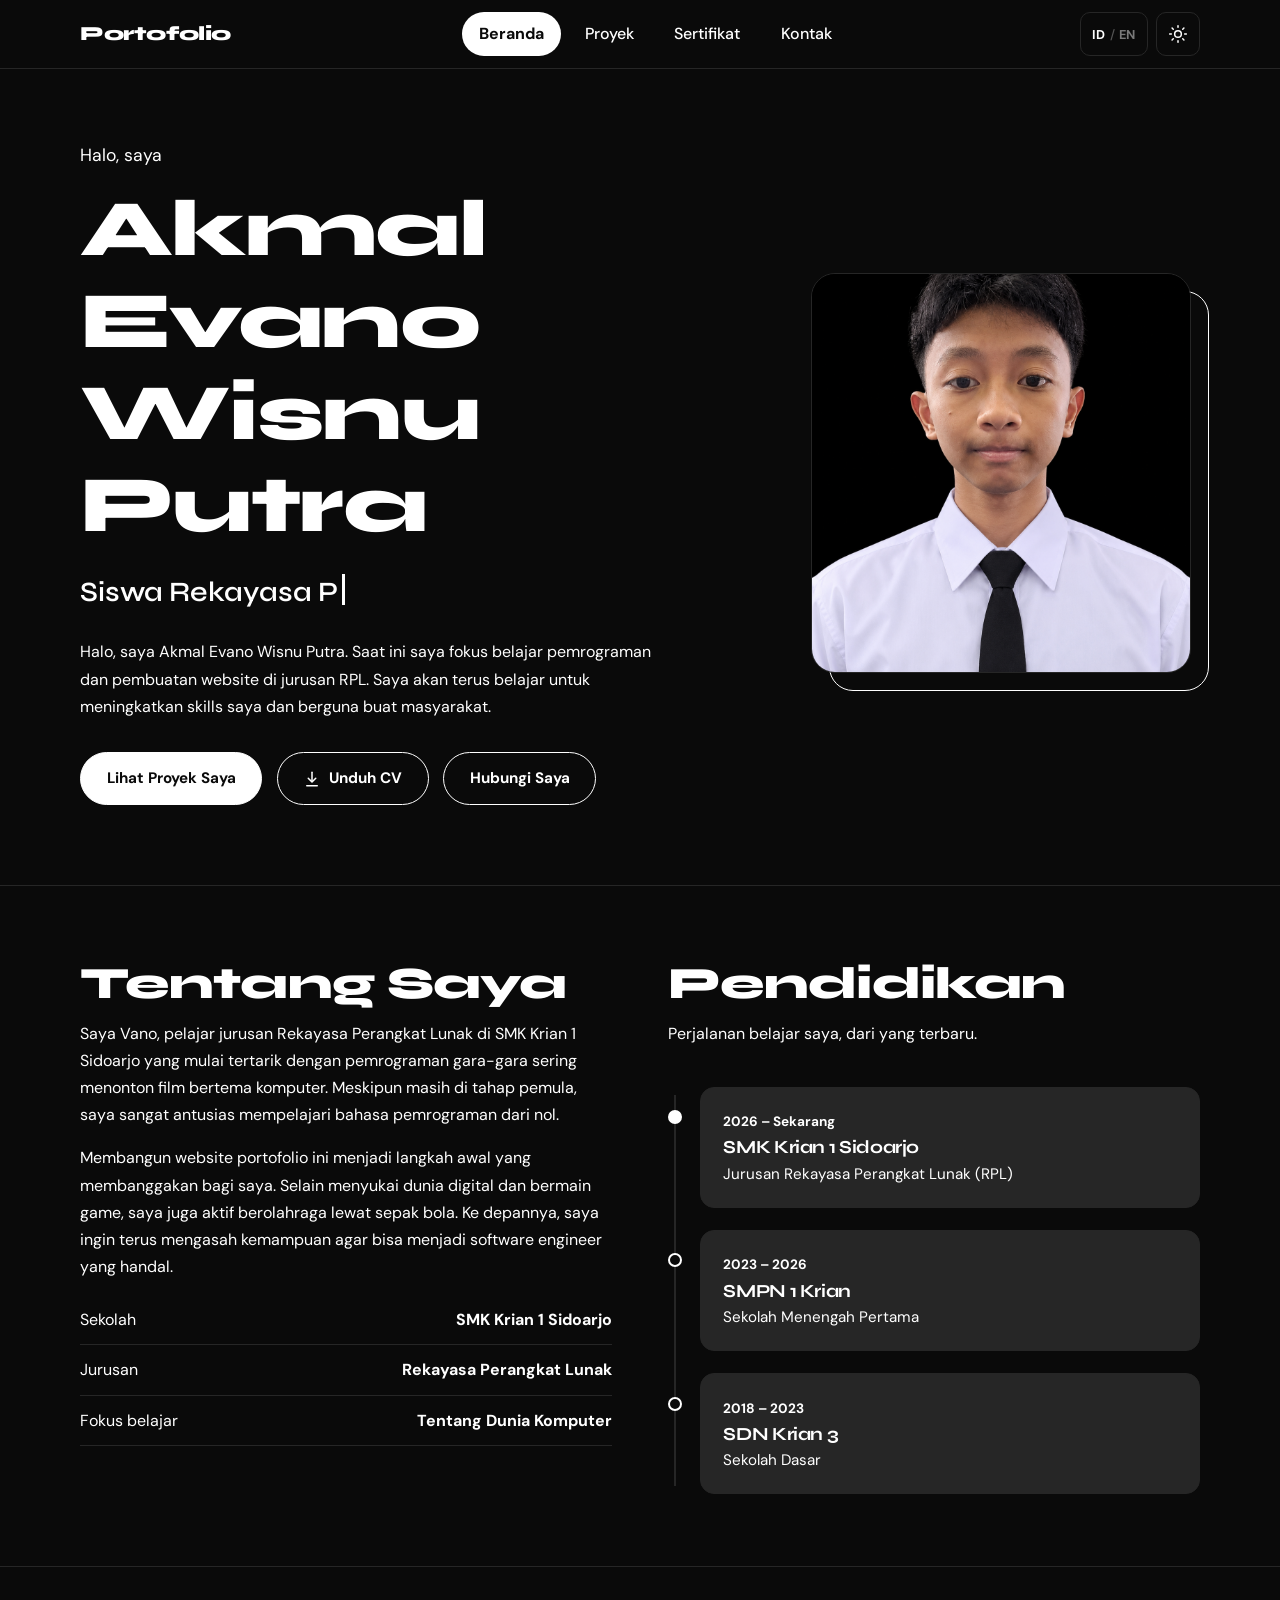
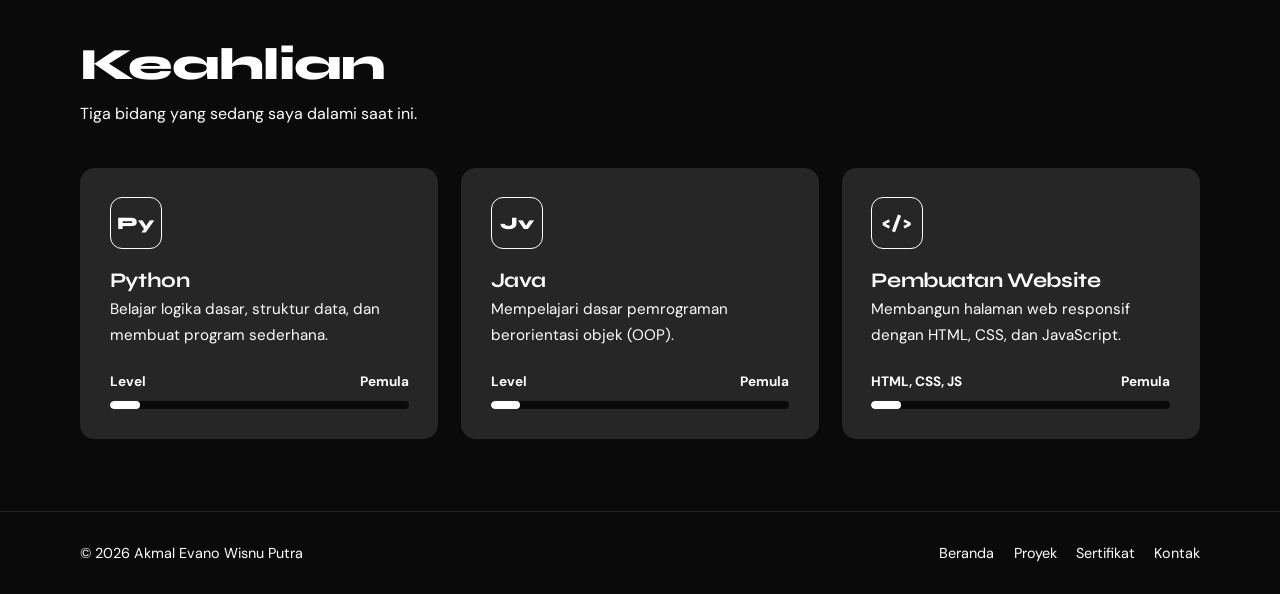
<file: index.html>
<!DOCTYPE html>
<html lang="id" data-theme="dark">
<head>
  <meta charset="UTF-8">
  <meta name="viewport" content="width=device-width, initial-scale=1">
  <title data-i18n="index.title">Akmal Evano Wisnu Putra — Portofolio</title>
  <meta name="description" content="Portofolio Akmal Evano Wisnu Putra, siswa SMK jurusan Rekayasa Perangkat Lunak." data-i18n-attr="content=index.desc">
  <meta name="theme-color" content="#0A0A0A">
  <!-- Terapkan tema & bahasa tersimpan sebelum halaman tampil (hindari kedip) -->
  <script>
    try {
      var d = document.documentElement;
      d.setAttribute("data-theme", localStorage.getItem("theme") === "light" ? "light" : "dark");
      d.lang = localStorage.getItem("lang") === "en" ? "en" : "id";
    } catch (e) {}
  </script>
  <link rel="preconnect" href="https://fonts.googleapis.com">
  <link rel="preconnect" href="https://fonts.gstatic.com" crossorigin>
  <link href="https://fonts.googleapis.com/css2?family=DM+Sans:wght@400;500;700&family=Syne:wght@600;700;800&display=swap" rel="stylesheet">
  <link rel="stylesheet" href="style.css">
  <script src="i18n.js"></script>
  <script src="script.js" defer></script>
</head>
<body>

  <!-- ================= NAVBAR ================= -->
  <header class="navbar">
    <div class="container nav-inner">
      <a href="index.html" class="logo" data-i18n="logo">Portofolio</a>
      <nav>
        <ul class="nav-links" id="nav-menu">
          <li><a href="index.html" class="active" data-i18n="nav.home">Beranda</a></li>
          <li><a href="projects.html" data-i18n="nav.projects">Proyek</a></li>
          <li><a href="certificates.html" data-i18n="nav.certs">Sertifikat</a></li>
          <li><a href="contact.html" data-i18n="nav.contact">Kontak</a></li>
        </ul>
      </nav>
      <div class="nav-tools">
        <!-- Ganti bahasa -->
        <button class="tool-btn lang-btn" id="lang-toggle" type="button" data-lang="id" aria-label="Ganti bahasa ke Inggris" title="Ganti bahasa ke Inggris">
          <span class="l-id">ID</span><span class="sep">/</span><span class="l-en">EN</span>
        </button>
        <!-- Ganti tema gelap / terang -->
        <button class="tool-btn" id="theme-toggle" type="button" aria-label="Ganti ke tema terang" title="Ganti ke tema terang">
          <svg class="icon-sun" viewBox="0 0 24 24" fill="none" stroke="currentColor" stroke-width="1.8" stroke-linecap="round" stroke-linejoin="round" aria-hidden="true"><circle cx="12" cy="12" r="4"/><path d="M12 2v2M12 20v2M4.9 4.9l1.4 1.4M17.7 17.7l1.4 1.4M2 12h2M20 12h2M4.9 19.1l1.4-1.4M17.7 6.3l1.4-1.4"/></svg>
          <svg class="icon-moon" viewBox="0 0 24 24" fill="none" stroke="currentColor" stroke-width="1.8" stroke-linecap="round" stroke-linejoin="round" aria-hidden="true"><path d="M21 12.8A9 9 0 1 1 11.2 3a7 7 0 0 0 9.8 9.8z"/></svg>
        </button>
        <button class="hamburger" aria-label="Buka menu" data-i18n-attr="aria-label=menu.open" aria-expanded="false" aria-controls="nav-menu">
          <span></span><span></span><span></span>
        </button>
      </div>
    </div>
  </header>

  <main>
    <!-- ================= HERO ================= -->
    <section class="hero">
      <div class="container hero-grid">
        <div class="hero-content">
          <p class="hero-greeting" data-i18n="hero.greeting">Halo, saya</p>
          <h1>Akmal Evano Wisnu Putra</h1>
          <p class="typing-line"><span id="typing"></span><span class="cursor" aria-hidden="true"></span></p>
          <p class="hero-text" data-i18n="hero.text">
            Halo, saya Akmal Evano Wisnu Putra. Saat ini saya fokus belajar pemrograman dan pembuatan website di jurusan RPL.
            Saya akan terus belajar untuk meningkatkan skills saya dan berguna buat masyarakat.
          </p>
          <div class="hero-actions">
            <a href="projects.html" class="btn" data-i18n="hero.projects">Lihat Proyek Saya</a>
            <!-- GANTI FILE CV DI SINI: taruh PDF di folder CV/ dengan nama yang sama -->
            <a href="https://drive.google.com/file/d/1iSnfYNltZ0uHbJ9CZfAOoPHlozcpYyA5/view?usp=drivesdk" class="btn btn-outline">
              <svg width="18" height="18" viewBox="0 0 24 24" fill="none" stroke="currentColor" stroke-width="2" stroke-linecap="round" stroke-linejoin="round" aria-hidden="true"><path d="M12 3v12"/><path d="M7 11l5 5 5-5"/><path d="M5 21h14"/></svg>
              <span data-i18n="hero.cv">Unduh CV</span>
            </a>
            <a href="contact.html" class="btn btn-outline" data-i18n="hero.contact">Hubungi Saya</a>
          </div>
        </div>

        <div class="hero-photo">
          <div class="photo-wrap">
            <img src="Photo/profile.png" alt="Foto profil Akmal Evano Wisnu Putra" data-i18n-attr="alt=hero.photoAlt" width="400" height="400">
          </div>
        </div>
      </div>
    </section>

    <!-- ================= ABOUT & EDUCATION ================= -->
    <section class="section" id="about">
      <div class="container about-grid">
        <div class="about-text">
          <h2 class="section-title" data-i18n="about.title">Tentang Saya</h2>
          <p data-i18n="about.p1">
            Saya Vano, pelajar jurusan Rekayasa Perangkat Lunak di SMK Krian 1 Sidoarjo yang mulai tertarik dengan pemrograman gara-gara sering menonton film bertema komputer.
            Meskipun masih di tahap pemula, saya sangat antusias mempelajari bahasa pemrograman dari nol.
          </p>
          <p data-i18n="about.p2">
            Membangun website portofolio ini menjadi langkah awal yang membanggakan bagi saya. Selain menyukai dunia digital dan bermain game, saya juga aktif berolahraga lewat sepak bola.
            Ke depannya, saya ingin terus mengasah kemampuan agar bisa menjadi software engineer yang handal.
          </p>
          <ul class="facts">
            <li><span data-i18n="about.school">Sekolah</span><strong>SMK Krian 1 Sidoarjo</strong></li>
            <li><span data-i18n="about.major">Jurusan</span><strong data-i18n="about.majorVal">Rekayasa Perangkat Lunak</strong></li>
            <li><span data-i18n="about.focus">Fokus belajar</span><strong data-i18n="about.focusVal">Tentang Dunia Komputer</strong></li>
          </ul>
        </div>

        <div>
          <h2 class="section-title" data-i18n="edu.title">Pendidikan</h2>
          <p class="section-sub" data-i18n="edu.sub">Perjalanan belajar saya, dari yang terbaru.</p>

          <div class="timeline">
            <article class="timeline-item">
              <div class="timeline-card">
                <span class="period" data-i18n="edu.now">2026 – Sekarang</span>
                <h3>SMK Krian 1 Sidoarjo</h3>
                <p data-i18n="edu.rpl">Jurusan Rekayasa Perangkat Lunak (RPL)</p>
              </div>
            </article>
            <article class="timeline-item">
              <div class="timeline-card">
                <span class="period">2023 – 2026</span>
                <h3>SMPN 1 Krian</h3>
                <p data-i18n="edu.smp">Sekolah Menengah Pertama</p>
              </div>
            </article>
            <article class="timeline-item">
              <div class="timeline-card">
                <span class="period">2018 – 2023</span>
                <h3>SDN Krian 3</h3>
                <p data-i18n="edu.sd">Sekolah Dasar</p>
              </div>
            </article>
          </div>
        </div>
      </div>
    </section>

    <!-- ================= SKILLS ================= -->
    <section class="section" id="skills">
      <div class="container">
        <h2 class="section-title" data-i18n="skills.title">Keahlian</h2>
        <p class="section-sub" data-i18n="skills.sub">Tiga bidang yang sedang saya dalami saat ini.</p>

        <div class="skills-grid">
          <article class="card skill-card">
            <div class="skill-icon">Py</div>
            <h3>Python</h3>
            <p data-i18n="skill.py">Belajar logika dasar, struktur data, dan membuat program sederhana.</p>
            <div class="skill-level"><span data-i18n="skill.level">Level</span><span data-i18n="skill.beginner">Pemula</span></div>
            <div class="bar" role="img" aria-label="Python level pemula" data-i18n-attr="aria-label=skill.pyAria"><span data-level="10"></span></div>
          </article>

          <article class="card skill-card">
            <div class="skill-icon">Jv</div>
            <h3>Java</h3>
            <p data-i18n="skill.java">Mempelajari dasar pemrograman berorientasi objek (OOP).</p>
            <div class="skill-level"><span data-i18n="skill.level">Level</span><span data-i18n="skill.beginner">Pemula</span></div>
            <div class="bar" role="img" aria-label="Java level pemula" data-i18n-attr="aria-label=skill.javaAria"><span data-level="10"></span></div>
          </article>

          <article class="card skill-card">
            <div class="skill-icon">&lt;/&gt;</div>
            <h3 data-i18n="skill.web.title">Pembuatan Website</h3>
            <p data-i18n="skill.web">Membangun halaman web responsif dengan HTML, CSS, dan JavaScript.</p>
            <div class="skill-level"><span>HTML, CSS, JS</span><span data-i18n="skill.beginner">Pemula</span></div>
            <div class="bar" role="img" aria-label="Pembuatan website level pemula" data-i18n-attr="aria-label=skill.webAria"><span data-level="10"></span></div>
          </article>
        </div>
      </div>
    </section>
  </main>

  <!-- ================= FOOTER ================= -->
  <footer class="footer">
    <div class="container footer-inner">
      <p>&copy; <span class="year">2026</span> Akmal Evano Wisnu Putra</p>
      <nav aria-label="Footer">
        <a href="index.html" data-i18n="nav.home">Beranda</a>
        <a href="projects.html" data-i18n="nav.projects">Proyek</a>
        <a href="certificates.html" data-i18n="nav.certs">Sertifikat</a>
        <a href="contact.html" data-i18n="nav.contact">Kontak</a>
      </nav>
    </div>
  </footer>

</body>
</html>
</file>
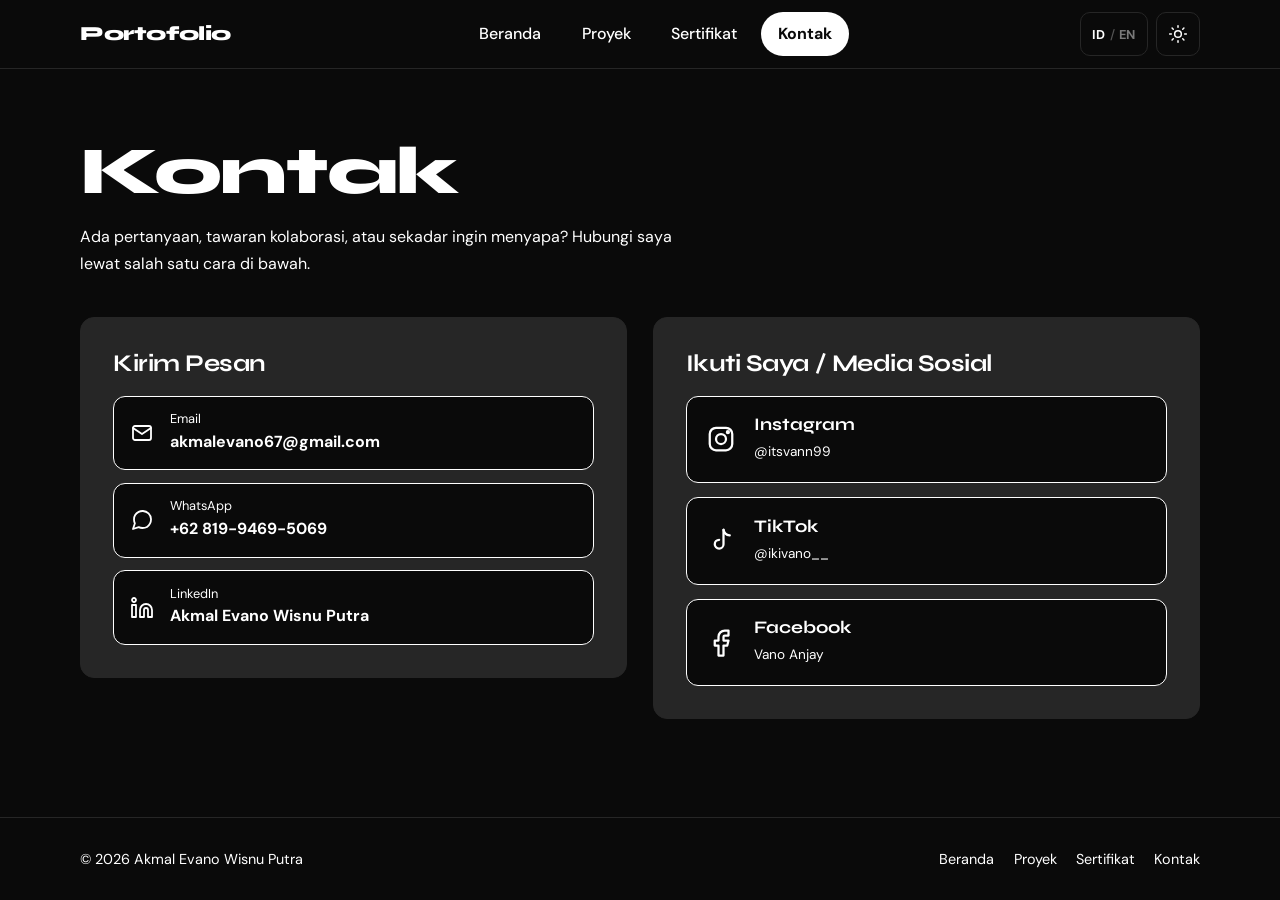
<file: contact.html>
<!DOCTYPE html>
<html lang="id" data-theme="dark">
<head>
  <meta charset="UTF-8">
  <meta name="viewport" content="width=device-width, initial-scale=1">
  <title data-i18n="contact.title">Kontak — Akmal Evano Wisnu Putra</title>
  <meta name="theme-color" content="#0A0A0A">
  <!-- Terapkan tema & bahasa tersimpan sebelum halaman tampil (hindari kedip) -->
  <script>
    try {
      var d = document.documentElement;
      d.setAttribute("data-theme", localStorage.getItem("theme") === "light" ? "light" : "dark");
      d.lang = localStorage.getItem("lang") === "en" ? "en" : "id";
    } catch (e) {}
  </script>
  <link rel="preconnect" href="https://fonts.googleapis.com">
  <link rel="preconnect" href="https://fonts.gstatic.com" crossorigin>
  <link href="https://fonts.googleapis.com/css2?family=DM+Sans:wght@400;500;700&family=Syne:wght@600;700;800&display=swap" rel="stylesheet">
  <link rel="stylesheet" href="style.css">
  <script src="i18n.js"></script>
  <script src="script.js" defer></script>
</head>
<body>

  <!-- ================= NAVBAR ================= -->
  <header class="navbar">
    <div class="container nav-inner">
      <a href="index.html" class="logo" data-i18n="logo">Portofolio</a>
      <nav>
        <ul class="nav-links" id="nav-menu">
          <li><a href="index.html" data-i18n="nav.home">Beranda</a></li>
          <li><a href="projects.html" data-i18n="nav.projects">Proyek</a></li>
          <li><a href="certificates.html" data-i18n="nav.certs">Sertifikat</a></li>
          <li><a href="contact.html" class="active" data-i18n="nav.contact">Kontak</a></li>
        </ul>
      </nav>
      <div class="nav-tools">
        <!-- Ganti bahasa -->
        <button class="tool-btn lang-btn" id="lang-toggle" type="button" data-lang="id" aria-label="Ganti bahasa ke Inggris" title="Ganti bahasa ke Inggris">
          <span class="l-id">ID</span><span class="sep">/</span><span class="l-en">EN</span>
        </button>
        <!-- Ganti tema gelap / terang -->
        <button class="tool-btn" id="theme-toggle" type="button" aria-label="Ganti ke tema terang" title="Ganti ke tema terang">
          <svg class="icon-sun" viewBox="0 0 24 24" fill="none" stroke="currentColor" stroke-width="1.8" stroke-linecap="round" stroke-linejoin="round" aria-hidden="true"><circle cx="12" cy="12" r="4"/><path d="M12 2v2M12 20v2M4.9 4.9l1.4 1.4M17.7 17.7l1.4 1.4M2 12h2M20 12h2M4.9 19.1l1.4-1.4M17.7 6.3l1.4-1.4"/></svg>
          <svg class="icon-moon" viewBox="0 0 24 24" fill="none" stroke="currentColor" stroke-width="1.8" stroke-linecap="round" stroke-linejoin="round" aria-hidden="true"><path d="M21 12.8A9 9 0 1 1 11.2 3a7 7 0 0 0 9.8 9.8z"/></svg>
        </button>
        <button class="hamburger" aria-label="Buka menu" data-i18n-attr="aria-label=menu.open" aria-expanded="false" aria-controls="nav-menu">
          <span></span><span></span><span></span>
        </button>
      </div>
    </div>
  </header>

  <main>
    <section class="page-header">
      <div class="container">
        <h1 data-i18n="contact.h1">Kontak</h1>
        <p data-i18n="contact.sub">Ada pertanyaan, tawaran kolaborasi, atau sekadar ingin menyapa? Hubungi saya lewat salah satu cara di bawah.</p>
      </div>
    </section>

    <section class="container contact-grid">

      <!-- ============ KOLOM KIRI: KONTAK ============ -->
      <div class="panel">
        <h2 data-i18n="contact.send">Kirim Pesan</h2>

        <!-- GANTI EMAIL, NO WA & LINK LINKEDIN DI SINI -->
        <div class="contact-list">
          <a class="contact-item" href="mailto:akmalevano67@gmail.com">
            <svg viewBox="0 0 24 24" fill="none" stroke="currentColor" stroke-width="1.8" stroke-linecap="round" stroke-linejoin="round" aria-hidden="true"><rect x="3" y="5" width="18" height="14" rx="2"/><polyline points="3 7 12 13 21 7"/></svg>
            <div><small>Email</small><span>akmalevano67@gmail.com</span></div>
          </a>
          <a class="contact-item" href="https://wa.me/6281994695069" target="_blank" rel="noopener">
            <svg viewBox="0 0 24 24" fill="none" stroke="currentColor" stroke-width="1.8" stroke-linecap="round" stroke-linejoin="round" aria-hidden="true"><path d="M21 11.5a8.38 8.38 0 0 1-.9 3.8 8.5 8.5 0 0 1-7.6 4.7 8.38 8.38 0 0 1-3.8-.9L3 21l1.9-5.7a8.38 8.38 0 0 1-.9-3.8 8.5 8.5 0 0 1 4.7-7.6 8.38 8.38 0 0 1 3.8-.9h.5a8.48 8.48 0 0 1 8 8v.5z"/></svg>
            <div><small>WhatsApp</small><span>+62 819-9469-5069</span></div>
          </a>
          <!-- GANTI "username-kamu" DENGAN USERNAME LINKEDIN KAMU -->
          <a class="contact-item" href="https://www.linkedin.com/in/akmal-evano-772b7544a?utm_source=share_via&utm_content=profile&utm_medium=member_android" target="_blank" rel="noopener">
            <svg viewBox="0 0 24 24" fill="none" stroke="currentColor" stroke-width="1.8" stroke-linecap="round" stroke-linejoin="round" aria-hidden="true"><path d="M16 8a6 6 0 0 1 6 6v7h-4v-7a2 2 0 0 0-2-2 2 2 0 0 0-2 2v7h-4v-7a6 6 0 0 1 6-6z"/><rect x="2" y="9" width="4" height="12"/><circle cx="4" cy="4" r="2"/></svg>
            <div><small>LinkedIn</small><span>Akmal Evano Wisnu Putra</span></div>
          </a>
        </div>
      </div>

      <!-- ============ KOLOM KANAN: MEDIA SOSIAL ============ -->
      <div class="panel">
        <h2 data-i18n="contact.social">Ikuti Saya / Media Sosial</h2>

        <!-- GANTI LINK SOSMED DI SINI -->
        <div class="social-list">
          <a class="social-card" href="https://www.instagram.com/itsvann99?cnvx=MTl0djBkaXB6ajE4eQ==" target="_blank" rel="noopener">
            <svg viewBox="0 0 24 24" fill="none" stroke="currentColor" stroke-width="1.8" stroke-linecap="round" stroke-linejoin="round" aria-hidden="true"><rect x="3" y="3" width="18" height="18" rx="5"/><circle cx="12" cy="12" r="4"/><circle cx="17.5" cy="6.5" r="0.8" fill="currentColor"/></svg>
            <div><strong>Instagram</strong><small>@itsvann99</small></div>
          </a>
          <a class="social-card" href="https://www.tiktok.com/@ikivano__?_r=1&amp;_t=ZS-9Bc909whvAS" target="_blank" rel="noopener">
            <svg viewBox="0 0 24 24" fill="none" stroke="currentColor" stroke-width="1.8" stroke-linecap="round" stroke-linejoin="round" aria-hidden="true"><path d="M14 3v11.5a3.5 3.5 0 1 1-3.5-3.5"/><path d="M14 3c.4 2.6 2.1 4.2 5 4.5"/></svg>
            <div><strong>TikTok</strong><small>@ikivano__</small></div>
          </a>
          <a class="social-card" href="https://www.facebook.com/share/1CK4o96WQi/" target="_blank" rel="noopener">
            <svg viewBox="0 0 24 24" fill="none" stroke="currentColor" stroke-width="1.8" stroke-linecap="round" stroke-linejoin="round" aria-hidden="true"><path d="M18 2h-3a5 5 0 0 0-5 5v3H7v4h3v8h4v-8h3l1-4h-4V7a1 1 0 0 1 1-1h3z"/></svg>
            <div><strong>Facebook</strong><small>Vano Anjay</small></div>
          </a>
        </div>
      </div>

    </section>
  </main>

  <!-- ================= FOOTER ================= -->
  <footer class="footer">
    <div class="container footer-inner">
      <p>&copy; <span class="year">2026</span> Akmal Evano Wisnu Putra</p>
      <nav aria-label="Footer">
        <a href="index.html" data-i18n="nav.home">Beranda</a>
        <a href="projects.html" data-i18n="nav.projects">Proyek</a>
        <a href="certificates.html" data-i18n="nav.certs">Sertifikat</a>
        <a href="contact.html" data-i18n="nav.contact">Kontak</a>
      </nav>
    </div>
  </footer>

</body>
</html>
</file>
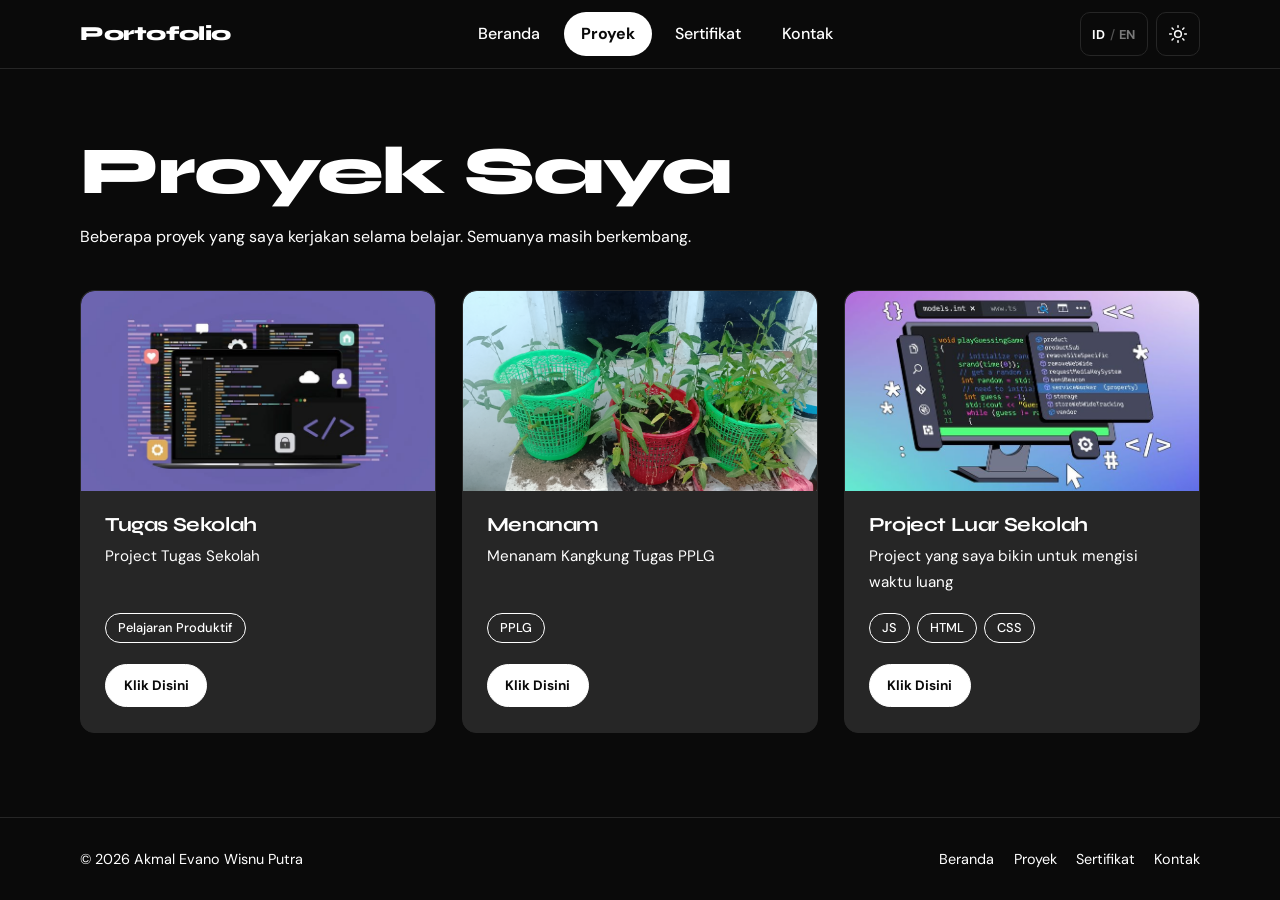
<file: projects.html>
<!DOCTYPE html>
<html lang="id" data-theme="dark">
<head>
  <meta charset="UTF-8">
  <meta name="viewport" content="width=device-width, initial-scale=1">
  <title data-i18n="proj.title">Proyek Saya — Akmal Evano Wisnu Putra</title>
  <meta name="theme-color" content="#0A0A0A">
  <!-- Terapkan tema & bahasa tersimpan sebelum halaman tampil (hindari kedip) -->
  <script>
    try {
      var d = document.documentElement;
      d.setAttribute("data-theme", localStorage.getItem("theme") === "light" ? "light" : "dark");
      d.lang = localStorage.getItem("lang") === "en" ? "en" : "id";
    } catch (e) {}
  </script>
  <link rel="preconnect" href="https://fonts.googleapis.com">
  <link rel="preconnect" href="https://fonts.gstatic.com" crossorigin>
  <link href="https://fonts.googleapis.com/css2?family=DM+Sans:wght@400;500;700&family=Syne:wght@600;700;800&display=swap" rel="stylesheet">
  <link rel="stylesheet" href="style.css">
  <script src="i18n.js"></script>
  <script src="script.js" defer></script>
</head>
<body>

  <!-- ================= NAVBAR ================= -->
  <header class="navbar">
    <div class="container nav-inner">
      <a href="index.html" class="logo" data-i18n="logo">Portofolio</a>
      <nav>
        <ul class="nav-links" id="nav-menu">
          <li><a href="index.html" data-i18n="nav.home">Beranda</a></li>
          <li><a href="projects.html" class="active" data-i18n="nav.projects">Proyek</a></li>
          <li><a href="certificates.html" data-i18n="nav.certs">Sertifikat</a></li>
          <li><a href="contact.html" data-i18n="nav.contact">Kontak</a></li>
        </ul>
      </nav>
      <div class="nav-tools">
        <!-- Ganti bahasa -->
        <button class="tool-btn lang-btn" id="lang-toggle" type="button" data-lang="id" aria-label="Ganti bahasa ke Inggris" title="Ganti bahasa ke Inggris">
          <span class="l-id">ID</span><span class="sep">/</span><span class="l-en">EN</span>
        </button>
        <!-- Ganti tema gelap / terang -->
        <button class="tool-btn" id="theme-toggle" type="button" aria-label="Ganti ke tema terang" title="Ganti ke tema terang">
          <svg class="icon-sun" viewBox="0 0 24 24" fill="none" stroke="currentColor" stroke-width="1.8" stroke-linecap="round" stroke-linejoin="round" aria-hidden="true"><circle cx="12" cy="12" r="4"/><path d="M12 2v2M12 20v2M4.9 4.9l1.4 1.4M17.7 17.7l1.4 1.4M2 12h2M20 12h2M4.9 19.1l1.4-1.4M17.7 6.3l1.4-1.4"/></svg>
          <svg class="icon-moon" viewBox="0 0 24 24" fill="none" stroke="currentColor" stroke-width="1.8" stroke-linecap="round" stroke-linejoin="round" aria-hidden="true"><path d="M21 12.8A9 9 0 1 1 11.2 3a7 7 0 0 0 9.8 9.8z"/></svg>
        </button>
        <button class="hamburger" aria-label="Buka menu" data-i18n-attr="aria-label=menu.open" aria-expanded="false" aria-controls="nav-menu">
          <span></span><span></span><span></span>
        </button>
      </div>
    </div>
  </header>

  <main>
    <section class="page-header">
      <div class="container">
        <h1 data-i18n="proj.h1">Proyek Saya</h1>
        <p data-i18n="proj.sub">Beberapa proyek yang saya kerjakan selama belajar. Semuanya masih berkembang.</p>
      </div>
    </section>

    <!-- GANTI JUDUL, DESKRIPSI, TAG & LINK PROYEK DI SINI -->
    <section class="container grid-3">

      <article class="card project-card">
        <div class="thumb">
          <!-- GANTI GAMBAR PROYEK DI SINI -->
          <img src="Photo/project1.jpg" alt="Proyek tugas sekolah" data-i18n-attr="alt=proj.alt1" width="600" height="340" loading="lazy">
        </div>
        <div class="card-body">
          <h3 data-i18n="proj.1.title">Tugas Sekolah</h3>
          <p data-i18n="proj.1.desc">Project Tugas Sekolah</p>
          <div class="tags"><span class="tag" data-i18n="proj.1.tag">Pelajaran Produktif</span></div>
          <div class="card-actions">
            <a href="https://drive.google.com/drive/folders/102CTKJxLCquCGwxPK3sOQpr3YOYGnuAw" class="btn btn-sm" target="_blank" rel="noopener" data-i18n="proj.btn">Klik Disini</a>
          </div>
        </div>
      </article>

      <article class="card project-card">
        <div class="thumb">
          <!-- GANTI GAMBAR PROYEK DI SINI -->
          <img src="Photo/Project2.jpg" alt="Proyek menanam kangkung" data-i18n-attr="alt=proj.alt2" width="600" height="340" loading="lazy">
        </div>
        <div class="card-body">
          <h3 data-i18n="proj.2.title">Menanam</h3>
          <p data-i18n="proj.2.desc">Menanam Kangkung Tugas PPLG</p>
          <div class="tags"><span class="tag">PPLG</span></div>
          <div class="card-actions">
            <a href="https://drive.google.com/drive/folders/1ogwIkoprTf-00N6J4HQ67AAacY0XNGYT" class="btn btn-sm" target="_blank" rel="noopener" data-i18n="proj.btn">Klik Disini</a>
          </div>
        </div>
      </article>

      <article class="card project-card">
        <div class="thumb">
          <!-- GANTI GAMBAR PROYEK DI SINI -->
          <img src="Photo/project3.jpg" alt="Proyek luar sekolah" data-i18n-attr="alt=proj.alt3" width="600" height="340" loading="lazy">
        </div>
        <div class="card-body">
          <h3 data-i18n="proj.3.title">Project Luar Sekolah</h3>
          <p data-i18n="proj.3.desc">Project yang saya bikin untuk mengisi waktu luang</p>
          <div class="tags"><span class="tag">JS</span><span class="tag">HTML</span><span class="tag">CSS</span></div>
          <div class="card-actions">
            <a href="https://drive.google.com/drive/folders/1JQ5PonSzqSrwLqlGX28x4iHpH3pcnZDF" class="btn btn-sm" target="_blank" rel="noopener" data-i18n="proj.btn">Klik Disini</a>
          </div>
        </div>
      </article>

    </section>
  </main>

  <!-- ================= FOOTER ================= -->
  <footer class="footer">
    <div class="container footer-inner">
      <p>&copy; <span class="year">2026</span> Akmal Evano Wisnu Putra</p>
      <nav aria-label="Footer">
        <a href="index.html" data-i18n="nav.home">Beranda</a>
        <a href="projects.html" data-i18n="nav.projects">Proyek</a>
        <a href="certificates.html" data-i18n="nav.certs">Sertifikat</a>
        <a href="contact.html" data-i18n="nav.contact">Kontak</a>
      </nav>
    </div>
  </footer>

</body>
</html>
</file>
<file: style.css>
/* =========================================================
   PALET WARNA — dua tema, masing-masing 3 warna
   Gelap  : --bg #0A0A0A | --fg #FFFFFF | --card #262626
   Terang : --bg #FFFFFF | --fg #0A0A0A | --card #EBEBEB
   (tema diganti lewat atribut data-theme di <html>)
   ========================================================= */
:root,
:root[data-theme="dark"] {
  color-scheme: dark;
  --bg: #0A0A0A;
  --fg: #FFFFFF;
  --card: #262626;
  --line: #262626;
}

:root[data-theme="light"] {
  color-scheme: light;
  --bg: #FFFFFF;
  --fg: #0A0A0A;
  --card: #EBEBEB;
  --line: #CFCFCF;
}

:root {
  --radius: 14px;
  --font-head: "Syne", "Segoe UI", system-ui, sans-serif;
  --font-body: "DM Sans", "Segoe UI", system-ui, sans-serif;
}

*, *::before, *::after { box-sizing: border-box; margin: 0; padding: 0; }

html { scroll-behavior: smooth; }

body {
  background: var(--bg);
  color: var(--fg);
  font-family: var(--font-body);
  font-size: 1rem;
  line-height: 1.7;
  min-height: 100vh;
  display: flex;
  flex-direction: column;
  -webkit-font-smoothing: antialiased;
  /* Fade-in halus saat halaman dimuat */
  animation: pageFade 0.8s ease both;
}

/* Hanya opacity: transform pada <body> akan membuat elemen position:fixed
   (lightbox) mengikuti body, bukan layar -> gambar "hilang" di HP. */
@keyframes pageFade {
  from { opacity: 0; }
  to   { opacity: 1; }
}

main { flex: 1; }

img { max-width: 100%; display: block; }
a { color: inherit; text-decoration: none; }
ul { list-style: none; }

h1, h2, h3 {
  font-family: var(--font-head);
  line-height: 1.15;
  letter-spacing: -0.02em;
}

:focus-visible {
  outline: 2px solid var(--fg);
  outline-offset: 3px;
}

.container {
  width: min(1120px, 100% - 2.5rem);
  margin-inline: auto;
}

/* ---------------- NAVBAR ---------------- */
.navbar {
  position: sticky;
  top: 0;
  z-index: 50;
  background: var(--bg);
  border-bottom: 1px solid var(--line);
}

.nav-inner {
  display: flex;
  align-items: center;
  justify-content: space-between;
  height: 68px;
}

.logo {
  font-family: var(--font-head);
  font-weight: 800;
  font-size: 1.25rem;
  letter-spacing: -0.02em;
}

.nav-links {
  display: flex;
  gap: 0.4rem;
}

.nav-links a {
  display: block;
  padding: 0.45rem 1rem;
  border-radius: 999px;
  font-weight: 500;
  border: 1px solid transparent;
  transition: background 0.25s, color 0.25s, border-color 0.25s;
}

.nav-links a:hover { border-color: var(--card); background: var(--card); }

.nav-links a.active {
  background: var(--fg);
  color: var(--bg);
  font-weight: 700;
}

.hamburger {
  display: none;
  background: none;
  border: 1px solid var(--line);
  border-radius: 10px;
  width: 44px;
  height: 44px;
  cursor: pointer;
  color: var(--fg);
  align-items: center;
  justify-content: center;
  flex-direction: column;
  gap: 5px;
}

.hamburger span {
  display: block;
  width: 20px;
  height: 2px;
  background: var(--fg);
  transition: transform 0.3s, opacity 0.3s;
}

.hamburger.open span:nth-child(1) { transform: translateY(7px) rotate(45deg); }
.hamburger.open span:nth-child(2) { opacity: 0; }
.hamburger.open span:nth-child(3) { transform: translateY(-7px) rotate(-45deg); }

/* Tombol tema & bahasa */
.nav-tools { display: flex; align-items: center; gap: 0.5rem; }

.tool-btn {
  display: inline-flex;
  align-items: center;
  justify-content: center;
  gap: 0.25rem;
  height: 44px;
  min-width: 44px;
  padding: 0 0.7rem;
  background: none;
  color: var(--fg);
  border: 1px solid var(--line);
  border-radius: 10px;
  font-family: var(--font-body);
  font-size: 0.8rem;
  font-weight: 700;
  letter-spacing: 0.02em;
  cursor: pointer;
  transition: background 0.25s, color 0.25s, border-color 0.25s;
}

.tool-btn:hover { background: var(--fg); color: var(--bg); border-color: var(--fg); }
.tool-btn svg { width: 20px; height: 20px; }

.lang-btn span { opacity: 0.45; transition: opacity 0.2s; }
.lang-btn .sep { opacity: 0.3; font-weight: 500; }
.lang-btn[data-lang="id"] .l-id,
.lang-btn[data-lang="en"] .l-en { opacity: 1; }

:root[data-theme="dark"] .icon-moon,
:root:not([data-theme]) .icon-moon { display: none; }
:root[data-theme="light"] .icon-sun { display: none; }

/* ---------------- BUTTONS ---------------- */
.btn {
  display: inline-flex;
  align-items: center;
  justify-content: center;
  gap: 0.5rem;
  padding: 0.8rem 1.6rem;
  border-radius: 999px;
  font-family: var(--font-body);
  font-weight: 700;
  font-size: 0.95rem;
  cursor: pointer;
  border: 1px solid var(--fg);
  background: var(--fg);
  color: var(--bg);
  transition: background 0.25s, color 0.25s, transform 0.25s;
}

.btn:hover { background: var(--bg); color: var(--fg); transform: translateY(-2px); }

.btn-outline { background: transparent; color: var(--fg); }
.btn-outline:hover { background: var(--fg); color: var(--bg); }

.btn-sm { padding: 0.55rem 1.1rem; font-size: 0.85rem; }

/* ---------------- HERO ---------------- */
.hero { padding: 4.5rem 0 5rem; }

.hero-grid {
  display: grid;
  grid-template-columns: 1.25fr 0.75fr;
  gap: 3.5rem;
  align-items: center;
}

.hero-greeting { font-size: 1.1rem; margin-bottom: 0.75rem; }

.hero h1 {
  font-size: clamp(2.6rem, 7vw, 5rem);
  font-weight: 800;
  margin-bottom: 1.1rem;
}

.typing-line {
  font-family: var(--font-head);
  font-size: clamp(1.2rem, 3vw, 1.75rem);
  font-weight: 600;
  min-height: 2.2rem;
  margin-bottom: 1.4rem;
}

.cursor {
  display: inline-block;
  width: 3px;
  height: 1.1em;
  background: var(--fg);
  margin-left: 4px;
  vertical-align: -0.15em;
  animation: blink 0.9s steps(1) infinite;
}

@keyframes blink { 50% { opacity: 0; } }

.hero-text { max-width: 52ch; margin-bottom: 2rem; }

.hero-actions { display: flex; gap: 0.9rem; flex-wrap: wrap; }

.photo-wrap {
  position: relative;
  max-width: 380px;
  margin-inline: auto;
  width: 100%;
}

.photo-wrap::before {
  content: "";
  position: absolute;
  inset: 18px -18px -18px 18px;
  border: 1px solid var(--fg);
  border-radius: 24px;
  transition: inset 0.35s;
}

.photo-wrap:hover::before { inset: 10px -10px -10px 10px; }

.photo-wrap img {
  position: relative;
  width: 100%;
  aspect-ratio: 1 / 1;
  object-fit: cover;
  border-radius: 24px;
  background: var(--card);
  border: 1px solid var(--card);
}

/* ---------------- SECTIONS ---------------- */
.section { padding: 4.5rem 0; border-top: 1px solid var(--card); }

.section-title {
  font-size: clamp(1.9rem, 4.5vw, 2.8rem);
  font-weight: 800;
  margin-bottom: 0.6rem;
}

.section-sub { max-width: 58ch; margin-bottom: 2.5rem; }

/* About */
.about-grid {
  display: grid;
  grid-template-columns: 1fr 1fr;
  gap: 3.5rem;
  align-items: start;
}

.about-text p + p { margin-top: 1rem; }

.facts { margin-top: 1.6rem; display: grid; gap: 0.7rem; }

.facts li {
  display: flex;
  justify-content: space-between;
  gap: 1rem;
  padding-bottom: 0.7rem;
  border-bottom: 1px solid var(--card);
}

.facts li strong { font-weight: 700; }

/* Timeline (urutan pendidikan memang sebuah urutan waktu) */
.timeline {
  position: relative;
  padding-left: 2rem;
}

.timeline::before {
  content: "";
  position: absolute;
  left: 6px;
  top: 8px;
  bottom: 8px;
  width: 2px;
  background: var(--card);
}

.timeline-item { position: relative; margin-bottom: 1.4rem; }
.timeline-item:last-child { margin-bottom: 0; }

.timeline-item::before {
  content: "";
  position: absolute;
  left: -2rem;
  top: 1.45rem;
  width: 14px;
  height: 14px;
  border-radius: 50%;
  background: var(--bg);
  border: 2px solid var(--fg);
}

.timeline-item:first-child::before { background: var(--fg); }

.timeline-card {
  background: var(--card);
  border: 1px solid var(--card);
  border-radius: var(--radius);
  padding: 1.2rem 1.4rem;
  transition: border-color 0.25s, transform 0.25s;
}

.timeline-card:hover { border-color: var(--fg); transform: translateX(4px); }

.timeline-card .period { font-size: 0.85rem; font-weight: 700; }
.timeline-card h3 { font-size: 1.15rem; margin: 0.2rem 0; }
.timeline-card p { font-size: 0.95rem; }

/* Skills */
.skills-grid {
  display: grid;
  grid-template-columns: repeat(3, 1fr);
  gap: 1.4rem;
}

.card {
  background: var(--card);
  border: 1px solid var(--card);
  border-radius: var(--radius);
  transition: border-color 0.25s, transform 0.3s;
}

.card:hover { border-color: var(--fg); transform: translateY(-6px); }

.skill-card { padding: 1.8rem; }

.skill-icon {
  width: 52px;
  height: 52px;
  border-radius: 12px;
  border: 1px solid var(--fg);
  display: grid;
  place-items: center;
  margin-bottom: 1.2rem;
  font-family: var(--font-head);
  font-weight: 800;
  font-size: 1.1rem;
  transition: background 0.25s, color 0.25s;
}

.skill-card:hover .skill-icon { background: var(--fg); color: var(--bg); }

.skill-card h3 { font-size: 1.3rem; margin-bottom: 0.3rem; }
.skill-card p { font-size: 0.95rem; margin-bottom: 1.3rem; }

.skill-level {
  display: flex;
  justify-content: space-between;
  font-size: 0.85rem;
  font-weight: 700;
  margin-bottom: 0.5rem;
}

.bar {
  height: 8px;
  border-radius: 999px;
  background: var(--bg);
  overflow: hidden;
}

.bar span {
  display: block;
  height: 100%;
  border-radius: 999px;
  background: var(--fg);
  width: 0;
  transition: width 1.2s ease 0.4s;
}

/* ---------------- PAGE HEADER ---------------- */
.page-header { padding: 4rem 0 2.5rem; }

.page-header h1 {
  font-size: clamp(2.4rem, 6.5vw, 4.2rem);
  font-weight: 800;
  margin-bottom: 0.8rem;
}

.page-header p { max-width: 56ch; }

/* ---------------- PROJECTS & CERTIFICATES ---------------- */
.grid-3 {
  display: grid;
  grid-template-columns: repeat(3, 1fr);
  gap: 1.6rem;
  padding-bottom: 5rem;
}

.thumb {
  overflow: hidden;
  border-radius: var(--radius) var(--radius) 0 0;
  background: var(--bg);
}

.thumb img {
  width: 100%;
  height: auto; /* atribut height di HTML jangan memaksa tinggi tetap */
  object-fit: cover;
  transition: transform 0.5s ease;
}

.project-card:hover .thumb img { transform: scale(1.05); }

.project-card .thumb img { aspect-ratio: 16 / 9; }

.card-body { padding: 1.4rem 1.5rem 1.6rem; display: flex; flex-direction: column; flex: 1; }

.project-card, .cert-card { display: flex; flex-direction: column; overflow: hidden; }

.card-body h3 { font-size: 1.25rem; margin-bottom: 0.5rem; }
.card-body p { font-size: 0.95rem; margin-bottom: 1.1rem; flex: 1; }

.tags { display: flex; flex-wrap: wrap; gap: 0.45rem; margin-bottom: 1.3rem; }

.tag {
  font-size: 0.8rem;
  font-weight: 500;
  padding: 0.2rem 0.75rem;
  border-radius: 999px;
  border: 1px solid var(--fg);
}

.card-actions { display: flex; gap: 0.6rem; flex-wrap: wrap; }

/* Certificates */
.cert-thumb {
  display: block;
  width: 100%;
  padding: 0;
  border: 0;
  background: var(--bg);
  cursor: zoom-in;
  position: relative;
  border-radius: var(--radius) var(--radius) 0 0;
  overflow: hidden;
  color: var(--fg);
  flex-shrink: 0; /* cegah tombol menciut jadi 0 tinggi di flex column (HP) */
}

/* height:auto + contain -> sertifikat tampil utuh, tidak terpotong di layar kecil */
.cert-thumb img {
  aspect-ratio: 600 / 420;
  width: 100%;
  height: auto;
  object-fit: contain;
  background: var(--bg);
  transition: transform 0.5s ease;
}
.cert-card:hover .cert-thumb img { transform: scale(1.05); }

.cert-thumb .zoom-hint {
  position: absolute;
  right: 0.8rem;
  bottom: 0.8rem;
  background: var(--bg);
  border: 1px solid var(--fg);
  border-radius: 999px;
  padding: 0.25rem 0.8rem;
  font-size: 0.8rem;
  font-weight: 700;
  opacity: 0;
  transform: translateY(6px);
  transition: opacity 0.25s, transform 0.25s;
}

.cert-thumb:hover .zoom-hint,
.cert-thumb:focus-visible .zoom-hint { opacity: 1; transform: translateY(0); }

/* Layar sentuh tidak punya hover -> petunjuk selalu terlihat */
@media (hover: none) {
  .cert-thumb .zoom-hint { opacity: 1; transform: none; }
}

.cert-meta { display: flex; justify-content: space-between; gap: 1rem; font-size: 0.9rem; }
.cert-meta strong { font-weight: 700; }

/* Lightbox (zoom, geser, cubit/pinch, klik 2x) */
.lightbox {
  position: fixed;
  inset: 0;
  z-index: 100;
  background: var(--bg);
  display: none;
  touch-action: none;
}

.lightbox.open { display: block; animation: pageFade 0.3s ease both; }

.lb-stage {
  position: absolute;
  inset: calc(4.4rem + env(safe-area-inset-top, 0px)) 0.5rem calc(3.4rem + env(safe-area-inset-bottom, 0px)) 0.5rem;
  overflow: hidden;
  touch-action: none;
  user-select: none;
  -webkit-user-select: none;
  cursor: zoom-in;
}

.lightbox.zoomed .lb-stage { cursor: grab; }
.lightbox.dragging .lb-stage { cursor: grabbing; }

.lb-stage img {
  width: 100%;
  height: 100%;
  object-fit: contain;
  transform-origin: 50% 50%;
  will-change: transform;
  pointer-events: none;
  -webkit-user-drag: none;
}

.lb-stage img.animate { transition: transform 0.25s ease; }

.lb-toolbar {
  position: absolute;
  top: calc(0.9rem + env(safe-area-inset-top, 0px));
  left: 0.9rem;
  right: 0.9rem;
  z-index: 2;
  display: flex;
  justify-content: flex-end;
  align-items: center;
  gap: 0.5rem;
  pointer-events: none;
}

.lb-toolbar > * { pointer-events: auto; }

.lb-btn,
.lightbox-close {
  min-width: 44px;
  height: 44px;
  border-radius: 999px;
  border: 1px solid var(--fg);
  background: var(--bg);
  color: var(--fg);
  font-family: var(--font-body);
  font-size: 1.4rem;
  font-weight: 700;
  line-height: 1;
  cursor: pointer;
  transition: background 0.25s, color 0.25s, opacity 0.25s;
}

.lb-btn:hover:not(:disabled),
.lightbox-close:hover { background: var(--fg); color: var(--bg); }

.lb-btn:disabled { opacity: 0.35; cursor: default; }

.lb-level { font-size: 0.85rem; padding: 0 0.9rem; min-width: 4rem; }

.lightbox-close { margin-left: 0.4rem; }

.lightbox-caption {
  position: absolute;
  bottom: calc(0.9rem + env(safe-area-inset-bottom, 0px));
  left: 0;
  right: 0;
  text-align: center;
  font-weight: 500;
  padding: 0 1rem;
  font-size: 0.95rem;
}

/* ---------------- CONTACT ---------------- */
.contact-grid {
  display: grid;
  grid-template-columns: 1fr 1fr;
  gap: 1.6rem;
  padding-bottom: 5rem;
  align-items: start;
}

.panel {
  background: var(--card);
  border: 1px solid var(--card);
  border-radius: var(--radius);
  padding: 2rem;
}

.panel h2 { font-size: 1.5rem; margin-bottom: 0.4rem; }
.panel > p { margin-bottom: 1.5rem; font-size: 0.95rem; }

.contact-list { display: grid; gap: 0.8rem; }
.panel h2 + .contact-list,
.panel h2 + .social-list { margin-top: 1.1rem; }

.contact-item {
  display: flex;
  align-items: center;
  gap: 1rem;
  padding: 0.9rem 1rem;
  border: 1px solid var(--fg);
  border-radius: 12px;
  background: var(--bg);
  transition: background 0.25s, color 0.25s, transform 0.25s;
}

.contact-item:hover { background: var(--fg); color: var(--bg); transform: translateX(4px); }

.contact-item svg { width: 24px; height: 24px; flex-shrink: 0; }
.contact-item small { display: block; font-size: 0.8rem; line-height: 1.3; }
.contact-item span { font-weight: 700; word-break: break-all; }

.form-title { font-size: 1.1rem; margin-bottom: 1rem; font-family: var(--font-head); font-weight: 700; }

form { display: grid; gap: 0.9rem; }

label { font-size: 0.9rem; font-weight: 700; display: block; margin-bottom: 0.3rem; }

input, textarea {
  width: 100%;
  background: var(--bg);
  color: var(--fg);
  border: 1px solid var(--card);
  outline: 1px solid var(--fg);
  border-radius: 10px;
  padding: 0.75rem 1rem;
  font-family: var(--font-body);
  font-size: 1rem;
  transition: outline-width 0.2s;
}

input::placeholder, textarea::placeholder { color: var(--fg); opacity: 0.5; }

input:focus, textarea:focus { outline-width: 3px; }

textarea { resize: vertical; min-height: 130px; }

.form-note { font-size: 0.85rem; min-height: 1.3rem; }

/* Social */
.social-list { display: grid; gap: 0.9rem; }

.social-card {
  display: flex;
  align-items: center;
  gap: 1.1rem;
  padding: 1.1rem 1.2rem;
  border: 1px solid var(--fg);
  border-radius: 12px;
  background: var(--bg);
  transition: background 0.25s, color 0.25s, transform 0.25s;
}

.social-card:hover { background: var(--fg); color: var(--bg); transform: translateY(-3px); }

.social-card svg { width: 30px; height: 30px; flex-shrink: 0; }
.social-card strong { display: block; font-family: var(--font-head); font-size: 1.1rem; line-height: 1.3; }
.social-card small { font-size: 0.85rem; }

/* ---------------- FOOTER ---------------- */
.footer { border-top: 1px solid var(--card); padding: 1.8rem 0; }

.footer-inner {
  display: flex;
  justify-content: space-between;
  align-items: center;
  gap: 1rem;
  flex-wrap: wrap;
  font-size: 0.9rem;
}

.footer-inner nav { display: flex; gap: 1.2rem; }
.footer-inner nav a:hover { text-decoration: underline; text-underline-offset: 4px; }

/* ---------------- RESPONSIVE ---------------- */
@media (max-width: 980px) {
  .grid-3, .skills-grid { grid-template-columns: repeat(2, 1fr); }
}

@media (max-width: 820px) {
  .hamburger { display: flex; }

  .nav-links {
    position: absolute;
    top: 68px;
    left: 0;
    right: 0;
    flex-direction: column;
    gap: 0.3rem;
    background: var(--bg);
    border-bottom: 1px solid var(--card);
    padding: 0 1.25rem;
    max-height: 0;
    overflow: hidden;
    transition: max-height 0.4s ease, padding 0.4s ease;
  }

  .nav-links.open { max-height: 360px; padding: 0.8rem 1.25rem 1.2rem; }
  .nav-links a { padding: 0.8rem 1rem; }

  .hero { padding-top: 2.5rem; }
  .hero-grid { grid-template-columns: 1fr; gap: 3rem; }
  .hero-photo { order: -1; }
  .photo-wrap { max-width: 280px; }

  .about-grid, .contact-grid { grid-template-columns: 1fr; gap: 2.5rem; }
  .contact-grid { gap: 1.6rem; }
}

@media (max-width: 640px) {
  .grid-3, .skills-grid { grid-template-columns: 1fr; }
  .hero-actions .btn { flex: 1 1 100%; }
  .nav-tools { gap: 0.4rem; }
  .tool-btn { padding: 0 0.55rem; }
  .panel { padding: 1.4rem; }
  .footer-inner { flex-direction: column; text-align: center; }
}

@media (prefers-reduced-motion: reduce) {
  *, *::before, *::after {
    animation-duration: 0.01ms !important;
    animation-iteration-count: 1 !important;
    transition-duration: 0.01ms !important;
    scroll-behavior: auto !important;
  }
}
</file>
